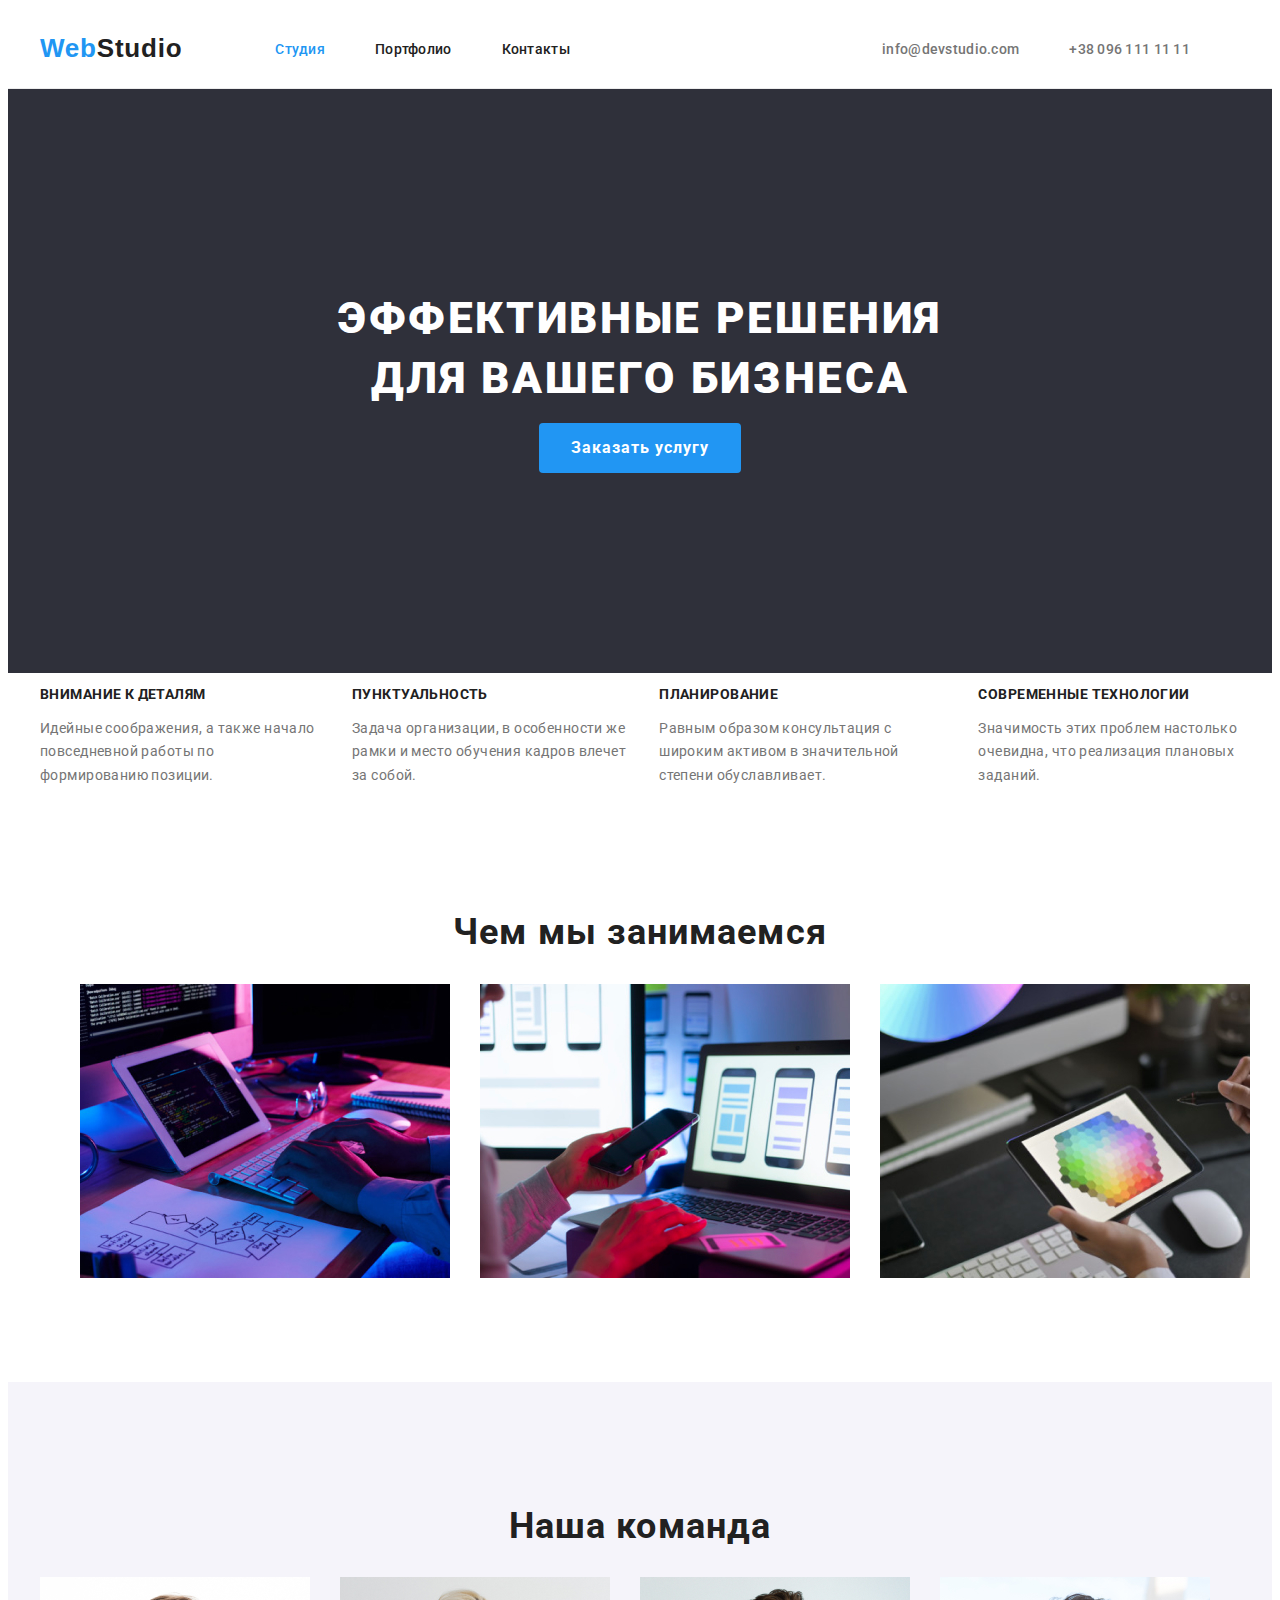
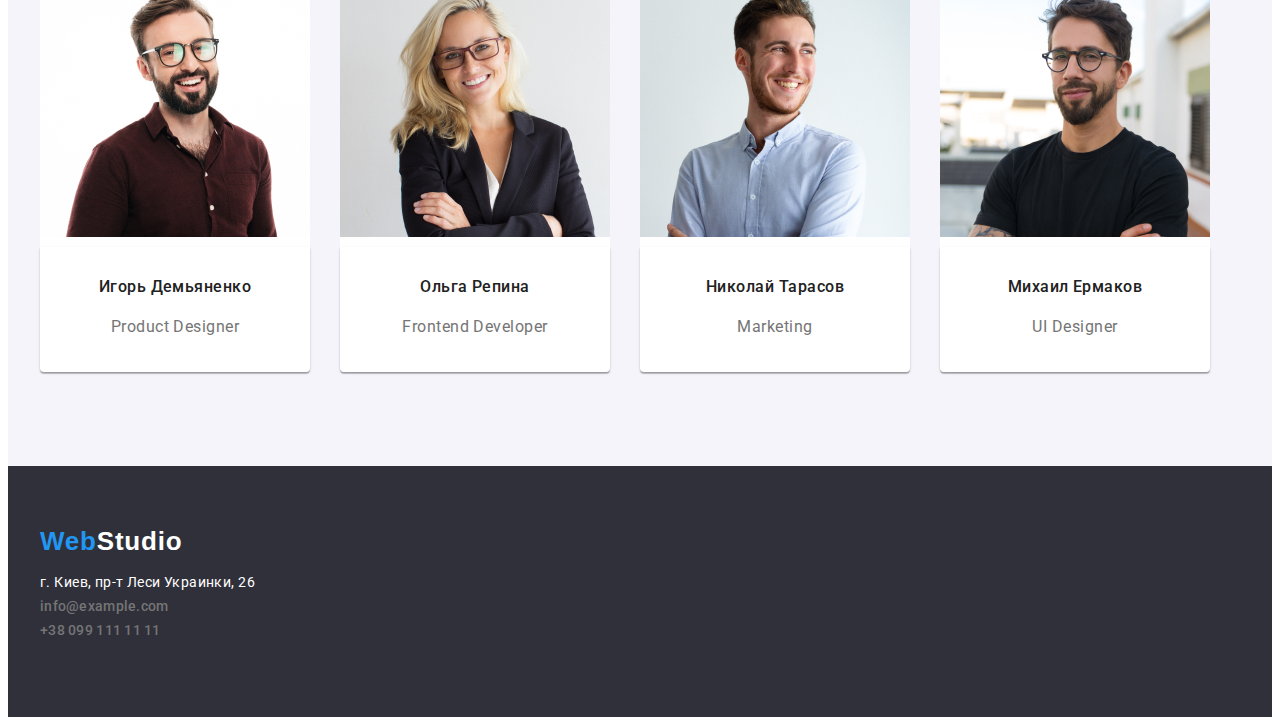
<file: index.html>
<!DOCTYPE html>
<html lang="ru">

<head>
    <meta charset="UTF-8">
    <meta http-equiv="X-UA-Compatible" content="IE=edge">
    <meta name="viewport" content="width=device-width, initial-scale=1.0">
<link rel="preconnect" href="https://fonts.googleapis.com">
<link rel="preconnect" href="https://fonts.gstatic.com" crossorigin>
<link href="https://fonts.googleapis.com/css2?family=Raleway:wght@700&family=Roboto:wght@400;500;700;900&display=swap"
    rel="stylesheet">
    <link rel="stylesheet" href="https://cdnjs.cloudflare.com/ajax/libs/modern-normalize/1.0.0/modern-normalize.min.css"
        integrity="sha512-ISS7cAi1PEhQ8jnbJpJZMd29NlhNj4AWYyLOSp2CE/CsHxTCu+r+t0D2yoJudVrd0/8fTVPUVDzY5Tvli75u/g=="
        crossorigin="anonymous" />
    <title>WebStudio</title>
    <link rel="stylesheet" href="./css/styles.css">
</head>
<body>
        <header class="header">
    <div class="container">
        <nav class="main-header-nav">
            <a href="/" class="main-header-link"><span style="color:#2196F3;">Web</span><span style="color:#212121;">Studio</span></a>
            <ul class="header-list">
                <li class="header-item"><a href="" class="header-link1">Студия</a></li>
                <li class="header-item"><a href="./portfolio.html" class="header-contacts">Портфолио</a></li>
                <li class="header-item"><a href="" class="header-contacts">Контакты</a></li>
            </ul>  
        <ul class="auth-nav">
            <li class="header-item"><a class="header-contact" href="mailto:info@devstudio.com">info@devstudio.com</a>
            <li class="header-item"><a class="header-contact" href="tel:+380961111111">+38 096 111 11 11</a>
        </ul>
        </nav>
        </div>
    </header>
    <main>
        <section class="hero">
            <div class="conteiner">
            <h1 class="hero-title">ЭФФЕКТИВНЫЕ РЕШЕНИЯ ДЛЯ ВАШЕГО БИЗНЕСА</h1>
            <button type="button" class="hero-btn">Заказать услугу</button>
            </div>    
        </section>
        <section class="section-about">
            <div class="container">
                <ul class="hero-list">
                <li class="hero-item">
                    <div class="conteiner">
                    <h3 class="text1">ВНИМАНИЕ К ДЕТАЛЯМ</h3>
                    <p class="text">Идейные соображения, а также начало повседневной работы по формированию позиции.</p>
                    </div>
                </li>
                <li class="hero-item">
                    <div class="conteiner">
                    <h3 class="text1">ПУНКТУАЛЬНОСТЬ</h3>
                    <p class="text">Задача организации, в особенности же рамки и место обучения кадров влечет за собой.</p>
                    </div>
                </li>
                <li class="hero-item">
                    <div class="conteiner">
                    <h3 class="text1">ПЛАНИРОВАНИЕ</h3>
                    <p class="text">Равным образом консультация с широким активом в значительной степени обуславливает.</p>
                    </div>
                </li>
                <li class="hero-item">
                    <div class="conteiner">
                    <h3 class="text1">СОВРЕМЕННЫЕ ТЕХНОЛОГИИ</h3>
                    <p class="text">Значимость этих проблем настолько очевидна, что реализация плановых заданий.</p>
                    </div>
                </li>
            </ul>
            </div>
        </section>
        <section class="section">
            <div class="conteiner-work">
                <h2 class="section-title">Чем мы занимаемся</h2>
            <ul class="about-work">
                <li class="about-list"> <img src="./images/box1.jpg" alt="work on tablet" width="370" height="294" /></li>
                <li class="about-list"> <img src="./images/box2.jpg" alt="work on PC" width="370" height="294" /></li>
                <li class="about-list"> <img src="./images/box3.jpg" alt="work on tablet2" width="370" height="294" /></li>
            </ul>
            </div>
        </section>
        <section class="about-us section">
        <div class="conteiner-people">
        <h2 class="section-title">Наша команда</h2>
        <ul class="about1">
                <li class="about1-link">
                    <img src="./images/img.jpg" alt="product designer" width="270" height="260" />
                    <div class="names">
                    <h3 class="name">Игорь Демьяненко</h3>
                    <p class="about" lang="en"> Product Designer</p>
                    </div>
                </li>
                <li class="about1-link">
                    <img src="./images/img1.jpg" alt="Frontend Developer" width="270" height="260" />
                    <div class="names">
                    <h3 class="name">Ольга Репина</h3>
                    <p class="about">Frontend Developer</p>
                    </div>
                </li>
                <li class="about1-link">
                    <img src="./images/img2.jpg" alt="Marketing" width="270" height="260" />
                    <div class="names">
                    <h3 class="name">Николай Тарасов</h3>
                    <p class="about">Marketing</p>
                    </div>
                </li>
                <li class="about1-link">
                    <img src="./images/img3.jpg" alt="UI Designer" width="270" height="260" />
                    <div class="names">
                    <h3 class="name">Михаил Ермаков</h3>
                    <p class="about">UI Designer</p>
                    </div>
                </li>
            </ul>
        </div>
        </section>
    </main>
    <footer class="contacts">
        <div class="conteiner-contacts">
        <a href="/" class="main-header-link"><span style="color:#2196F3;">Web</span><span style="color:#FFFFFF;">Studio</span></a>
            <ul class="adress">
    <li class="adress-item"> <a class="adress-link" href="https://goo.gl/maps/g7qsjHx3iKjqyc236">г. Киев, пр-т Леси
            Украинки, 26</a></li>
    <li class="adress-item"> <a class="adress-link2" href="mailto:info@example.com">info@example.com</a></li>
    <li class="adress-item"> <a class="adress-link2" href="telto:+380991111111">+38 099 111 11 11</a></li>
        </ul>
    </div>   
    </footer>
    </html>
</file>
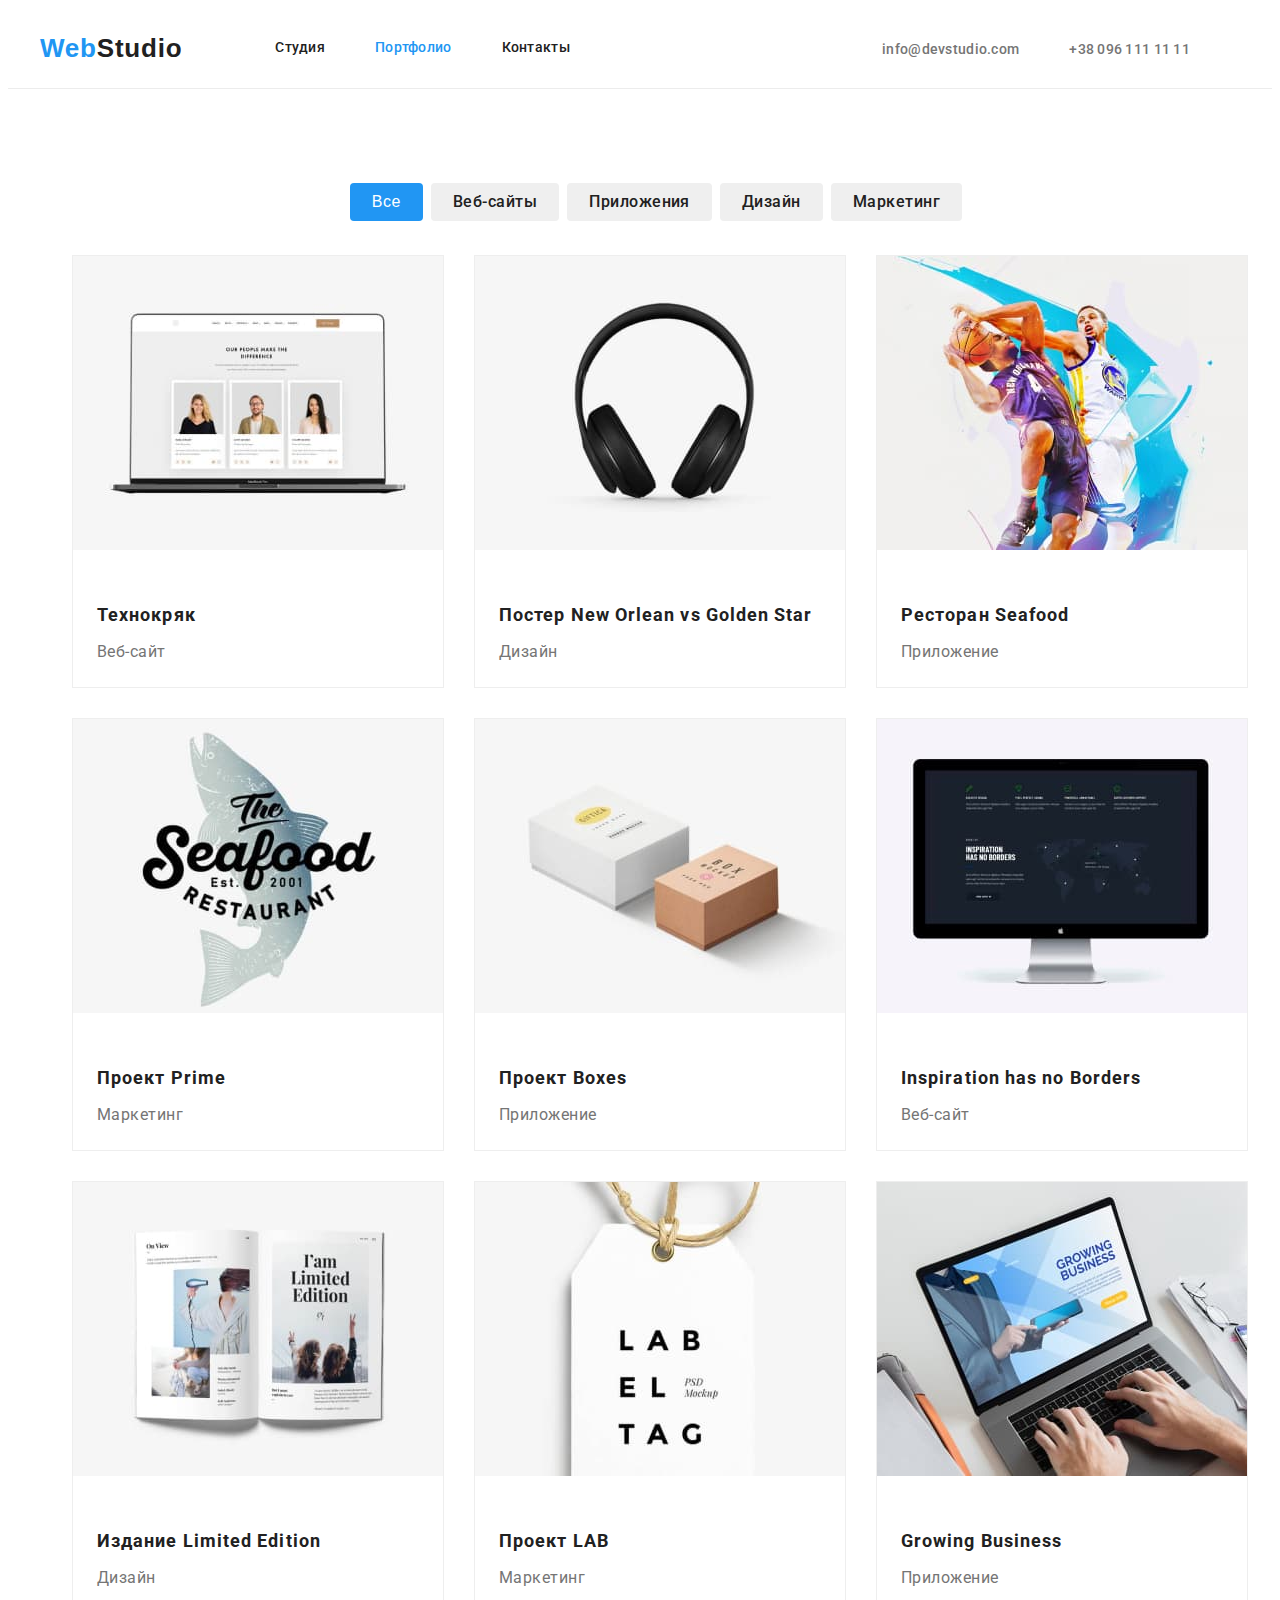
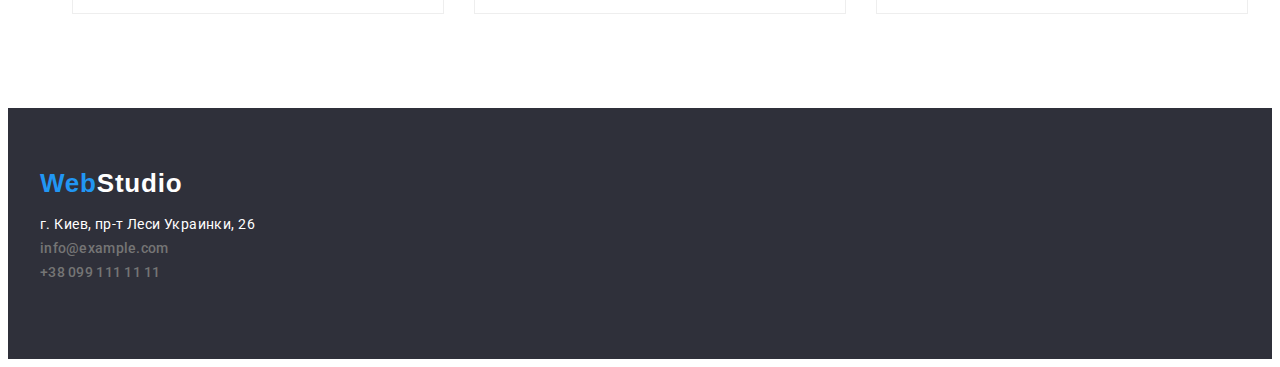
<file: portfolio.html>
<!DOCTYPE html>
<html lang="ru">
<head>
    <meta charset="UTF-8">
    <meta http-equiv="X-UA-Compatible" content="IE=edge">
    <meta name="viewport" content="width=device-width, initial-scale=1.0">
    <link rel="preconnect" href="https://fonts.googleapis.com">
    <link rel="preconnect" href="https://fonts.gstatic.com" crossorigin>
    <link href="https://fonts.googleapis.com/css2?family=Raleway:wght@700&family=Roboto:wght@400;500;700;900&display=swap"
        rel="stylesheet">
        <link rel="stylesheet" href="https://cdnjs.cloudflare.com/ajax/libs/modern-normalize/1.0.0/modern-normalize.min.css"
            integrity="sha512-ISS7cAi1PEhQ8jnbJpJZMd29NlhNj4AWYyLOSp2CE/CsHxTCu+r+t0D2yoJudVrd0/8fTVPUVDzY5Tvli75u/g=="
            crossorigin="anonymous" />
    <title>portfolio</title>
    <link rel="stylesheet" href="./css/styles.css">
</head>
<body>
    <header class="header">
    <div class="container">
        <nav class="main-header-nav">
        <a href="/" class="main-header-link"><span style="color:#2196F3;">Web</span><span style="color:#212121;">Studio</span></a>
            <ul class="header-list">
                <li class="header-item"><a href="./index.html" class="header-link">Студия</a></li>
                <li class="header-item"><a href="" class="current1">Портфолио</a></li>
                <li class="header-item"><a href="" class="header-link">Контакты</a></li>
            </ul>
        <ul class="auth-nav">
            <li class="header-item"><a class="header-contact" href="mailto:info@devstudio.com">info@devstudio.com</a>
            <li class="header-item"><a class="header-contact" href="tel:+380961111111">+38 096 111 11 11</a>
        </ul>
        </nav>
    </div>
</header>
    <main>
    <section class="section">
        <div class="conteiner">
                <ul class="menu">
                    <li><button type="button" class="button-all-main">Все</button></li>
                    <li><button type="button" class="button-all">Веб-сайты</button></li>
                    <li><button type="button" class="button-all">Приложения</button></li>
                    <li><button type="button" class="button-all">Дизайн</button></li>
                    <li><button type="button" class="button-all">Маркетинг</button></li>
                </ul>
        <ul class="card-set">
            <li class="about2-link">
                <img src="./images/img4.jpg" alt="product designer" width="370" height="294" />
                <div class="card">
                <h2 class="car-title">Технокряк</h2>
                <p class="about">Веб-сайт</p>
                </div>
            </li>
            <li class="about2-link">
                <img src="./images/img5.jpg" alt="Frontend Developer" width="370" height="294" />
                <div class="card">
                <h2 class="car-title">Постер New Orlean vs Golden Star</h2>
                <p class="about">Дизайн</p>
            </div>
            </li>
            <li class="about2-link">
                <img src="./images/img6.jpg" alt="Marketing" width="370" height="294" />
                <div class="card">
                <h2 class="car-title">Ресторан Seafood</h2>
                <p class="about">Приложение</p>
                </div>
            </li>
            <li class="about2-link">
                <img src="./images/img7.jpg" alt="UI Designer" width="370" height="294" />
                <div class="card">
                <h2 class="car-title">Проект Prime</h2>
                <p class="about">Маркетинг</p>
                </div>
            </li>
            <li class="about2-link">
                <img src="./images/img8.jpg" alt="UI Designer" width="370" height="294" />
                <div class="card">
                <h2 class="car-title">Проект Boxes</h2>
                <p class="about">Приложение</p>
                </div>
            </li>
            <li class="about2-link">
                <img src="./images/img9.jpg" alt="UI Designer" width="370" height="294" />
                <div class="card">
                <h2 class="car-title">Inspiration has no Borders</h2>
                <p class="about">Веб-сайт</p>
                </div>
            </li>
            <li class="about2-link">
                <img src="./images/img10.jpg" alt="UI Designer" width="370" height="294" />
                <div class="card">
                <h2 class="car-title">Издание Limited Edition</h2>
                <p class="about">Дизайн</p>
                </div>
            </li>
            <li class="about2-link">
                <img src="./images/img11.jpg" alt="UI Designer" width="370" height="294" />
                <div class="card">
                <h2 class="car-title">Проект LAB</h2>
                <p class="about">Маркетинг</p>
                </div>
            </li>
            <li class="about2-link">
                <img src="./images/img12.jpg" alt="UI Designer" width="370" height="294" />
                <div class="card">
                <h2 class="car-title">Growing Business</h2>
                <p class="about">Приложение</p>
                </div>
            </li>
        </ul>
        </div>
    </section>
    </main>
    <footer class="contacts">
        <div class="conteiner-contacts">
            <a href="/" class="main-header-link"><span style="color:#2196F3;">Web</span><span
                    style="color:#FFFFFF;">Studio</span></a>
            <ul class="adress">
                <li class="adress-item"> <a class="adress-link" href="https://goo.gl/maps/g7qsjHx3iKjqyc236">г. Киев, пр-т
                        Леси
                        Украинки, 26</a></li>
                <li class="adress-item"> <a class="adress-link2" href="mailto:info@example.com">info@example.com</a></li>
                <li class="adress-item"> <a class="adress-link2" href="telto:+380991111111">+38 099 111 11 11</a></li>
            </ul>
        </div>
    </footer>
</body>
</html>
</file>
<file: css/styles.css>
body {
    font-family: Roboto, sans-serif ;
    background-color: var(---third-title-color);

    }
    
ul {
list-style: none;
}
:root {
---main-btn-color: #212121;
---second-btn-color:#2196F3;
---main-title-color:#212121;
---second-title-color: #757575;
---third-title-color:#FFFFFF;
}
.container {
    width: 1200px;
    margin-left: auto;
    margin-right: auto;
}
.conteiner-work {
    width: 1200px;
    margin: 0 auto;
    
}
.conteiner-people {
    width: 1200px;
    margin: 0 auto;
}
.conteiner-contacts {
    width: 1200px;
    margin: 0 auto;
    padding-left: 15px;
    padding-right: 15px;
}
.section {
    padding-top: 94px;
    padding-bottom: 94px;
}

.section-about {
    padding-bottom: 0;
}
.text {
    margin-bottom: 0;
    font-weight: 400;
    font-size: 14px;
    line-height: 1.71;
    letter-spacing: 0.03em;
    color: var(---second-title-color);
}
.text1 {
    font-weight: 700;
    font-size: 14px;
    line-height: 1.14;
    letter-spacing: 0.03em;
    text-transform: uppercase;
    color: var(---main-btn-color);
}
.main-header-link {
    font-family: "Relaway", sans-serif;
    font-style: normal;
    font-weight: 700;
    font-size: 26px;
    line-height: 1.19;
    letter-spacing: 0.03em;
    text-decoration: none;

}

.menu {
    font-family: Roboto;
    font-style: normal;
    font-weight: 500;
    font-size: 16px;
    line-height: 1.62;
    text-align: center;
    letter-spacing: 0.03em;    
    color: #212121;
    display: flex;
    justify-content: center;
    margin-bottom: 34px;
    margin-top: 0;
}

.header-link1 {
    padding-top: 32px;
    padding-bottom: 32px;
    text-decoration: none;
    font-weight: 500;
    font-size: 14px;
    line-height: 1.14;
    letter-spacing: 0.02em;
    color: var(---second-btn-color);
}

.header-contacts  {
    padding-top: 32px;
    padding-bottom: 32px;
    text-decoration: none;
    font-weight: 500;
    font-size: 14px;
    line-height: 1.14;
    letter-spacing: 0.02em;
    color: var(---main-btn-color);
}
.header-link:hover  {
    color: var(---second-btn-color);
}
.header-link:focus {
    color: var(---second-btn-color);

}
.main-header-nav {
    width: 1200px;
    height: 80px;
    display: flex;
    align-items: center;
}
.header {
    border-bottom: 1px solid #ECECEC; ;
}
.header-list {
    display: flex;
    margin-left: 93px;
    padding: 0;

}
.header-item {
    margin-right: 50px;
    color: var(---main-btn-color);
    margin-left: 0;

}
.header-item :not(:last-child) 
{
    margin-right: 50px;
}
.hero-item :not(:last-child)  {

    margin-right: 30px;
}

.hero-list :not(:last-child) {
    margin-right: 30px;
}
.auth-nav {
    display: flex;
    margin-left: auto;
}

.header-contact {
    padding-top: 32px;
    padding-bottom: 32px;
    color: var(---second-title-color);
    text-decoration: none;
    font-weight: 500;
    font-size: 14px;
    line-height: 1.14;
    letter-spacing: 0.02em;
}
.header-link {
    padding-top: 32px;
    padding-bottom: 32px;
    display: block;
    text-decoration: none;
    font-weight: 500;
    font-size: 14px;
    line-height: 1.14;
    letter-spacing: 0.02em;
    color: var(---main-title-color)
    
}

.current1 {
    color: var(---second-btn-color);
    text-decoration: none;
    font-weight: 500;
    font-size: 14px;
    line-height: 1.14;
    letter-spacing: 0.02em;
    padding-top: 32px;
    padding-bottom: 32px;
    display: block;
}
.current1:hover .current1:hover {
    color: var(---second-btn-color);
}

.current1:focus .current1:focus  {
    color: var(---second-btn-color);
}

.hero {
    padding: 200px 0px;
    margin: auto;
    background-color: #2F303A;
    font-weight: 900;
    font-size: 44px;
    line-height: 1.36;
    text-align: center;
    letter-spacing: 0.06em;
    text-transform: uppercase;
    color: var(---third-title-color);
}
.hero-title {
    font-family: Roboto, sans-serif;
    font-weight: 900;
    font-size: 44px;
    line-height: 1.36;
    justify-content: center;
    letter-spacing: 0.06em;
    text-transform: uppercase;
    color: var(---third-title-color);
    margin: auto;
    max-width: 650px;
}
.hero-list {
    padding-left: 0;
    display: flex;
    margin: 0;
    
}

.about-work {
    flex-basis: calc (100%/3-30px);
    padding-left: 0 auto;
    margin-right: 30px;
    display: flex;

}
.hero-btn {
    background-color: var(---second-btn-color);
    font-family: Roboto;
    font-weight: 700;
    font-size: 16px;
    line-height: 1.87;
    align-items: center;
    text-align: center;
    letter-spacing: 0.06em;
    color: var(---third-title-color);
    border-radius: 4px;
    border: none;
    padding: 10px 32px;
}

.hero-btn:hover {
    background-color: #188CE8;
}

.section-title {
    font-weight: 700;
    font-size: 36px;
    line-height: 1.16;
    text-align: center;
    letter-spacing: 0.03em;
    color: var(---main-btn-color)
}
.list-section .hero-list {
    display: flex;
    justify-content: space-between;
    padding-top: 94px;
    padding-bottom: 94px;
    
}
.section-title-work .about-work {
    display: flex;
    justify-content: space-between;
    padding:0;
    margin-top: 0px;
    margin-bottom: 50px;
    
  
}
.about1 {
    display: block;
    display: flex;
    flex-basis: calc (100%/3-30px);
    justify-content: space-between;
    padding: 0 auto;
    padding: 0;
    margin: 0;
}
.about-work {
    padding: 0 auto;
    width: calc (100%/3-30px);
}
.card-set {
    font-family: Roboto;
    font-weight: 700;
    font-size: 18px;
    line-height: 2;
    letter-spacing: 0.06em;   
    color: var(---main-btn-color);
    display: flex;
    justify-content: center;
    flex-wrap: wrap;
    margin-left: -30px;
    margin-bottom: -30px;
    margin-top: 0;

}

.about2-link {
    flex-basis: calc (100%/3-30px);
    margin-left: 30px;
    margin-bottom: 30px;
    border: 1px solid #EEEEEE;
}

.about-work {
    font-size: 16px;
    line-height: 1.88;
    letter-spacing: 0.03em;
    color: var(---second-title-color);
    list-style: none;
    margin-bottom: 0px;
    
}
.names {
    background: #FFFFFF;
    box-shadow: 0px 1px 3px rgba(0, 0, 0, 0.12), 0px 1px 1px rgba(0, 0, 0, 0.14), 0px 2px 1px rgba(0, 0, 0, 0.2);
    border-radius: 0px 0px 4px 4px;
    padding-top: 30px;
    padding-bottom: 30px;
}
.name {
    font-weight: 500;
    font-size: 16px;
    line-height: 1.18;
    letter-spacing: 0.03em;
    text-align: center;
    color: var(---main-btn-color);
    margin-top: 0 ;
}
.about-us{
    background-color: #FFFFFF;
    font-weight: 700;
    font-size: 36px;
    line-height: 1.16;
    letter-spacing: 0.03em;
    text-align: center;
    justify-content: space-between;
    color: var(---main-title-color);
    
}
.about1-link  :not(:last-child)
{
    font-weight: 500;
    font-size: 16px;
    line-height: 19px;
    letter-spacing: 0.03em;
    color: var(---main-title-color);
  

}
.about1-link {
    background: #FFFFFF;
    margin-right: 30px;
}

.about {
    font-weight: 400;
    font-size:16px;
    line-height:1.88;
    letter-spacing:0.03em;
    color: var(---second-title-color);
    margin: 0;
}
.about1-link {
    list-style: none;
}
.about-list {
    margin-right: 30px;
}
.about2 {
    list-style: none;
}
.car-title {
        font-weight: 700;
        font-size: 18px;
        line-height: 2;
        letter-spacing: 0.06em;
        color: var(---main-btn-color);
        margin-bottom: 4px;
}
.button-all {
    font-family: Roboto; 
    font-weight: 500;
    font-size: 16px;
    line-height: 1.62;
    text-align: center;
    letter-spacing: 0.03em;
    color: var(---main-btn-color);
    border-radius: 4px;
    border:none;
    padding: 6px 22px;
    text-align: center;
    margin-right: 8px;
 
}
.button-all-main {
    background-color: var(---second-btn-color);
    font-weight: 500;
    font-size: 16px;
    line-height: 1.62;
    letter-spacing: 0.03em;
    color: var(---third-title-color);
    list-style: none;
    border-radius: 4px;
    border: none;
    padding: 6px 22px;
    text-align: center;
    margin-right: 8px;
}
.about-us {
    background-color: #F5F4FA;
}
.contacts {
    background-color: #2F303A;
    text-decoration: none;
    font-weight: 700;
    font-size: 26px;
    line-height: 1.19;
    letter-spacing: 0.03em;
    color: var(---second-btn-color);
    padding-top: 60px;
    padding-bottom: 60px;

    
}
.adress {
    list-style: none;
    font-size: 14px;
    line-height: 1.71;
    letter-spacing: 0.03em;
    color: var(---third-title-color);
    padding: 0;
    }
.address-list {
    font-family: "Relaway", sans-serif;
    font-style: normal;
    font-weight: 700;
    font-size: 26px;
    line-height: 1.19;
    letter-spacing: 0.03em;
    text-decoration: none;
    text-decoration: none;
}
.adress-link {
    font-style: normal;
    font-weight: 400;
    font-size: 14px;
    line-height: 1.71;
    letter-spacing: 0.03em;
    color: var(---third-title-color);
    text-decoration: none;
}

.adress-link2 {
    font-style: normal;
    color: var(---second-title-color);
    text-decoration: none;
    font-weight: 500;
    font-size: 14px;
    line-height: 1.14;
    letter-spacing: 0.02em;
}
.card {
    padding: 20px 24px;
}
/* Цвет основного текста color: #212121; */
/* вторичный цвет текста color: #757575; */
/* белый color: #FFFFFF; */
/* акцент  color: #2196F3; */
/* вторичный цвет фона #2F303A */
</file>
